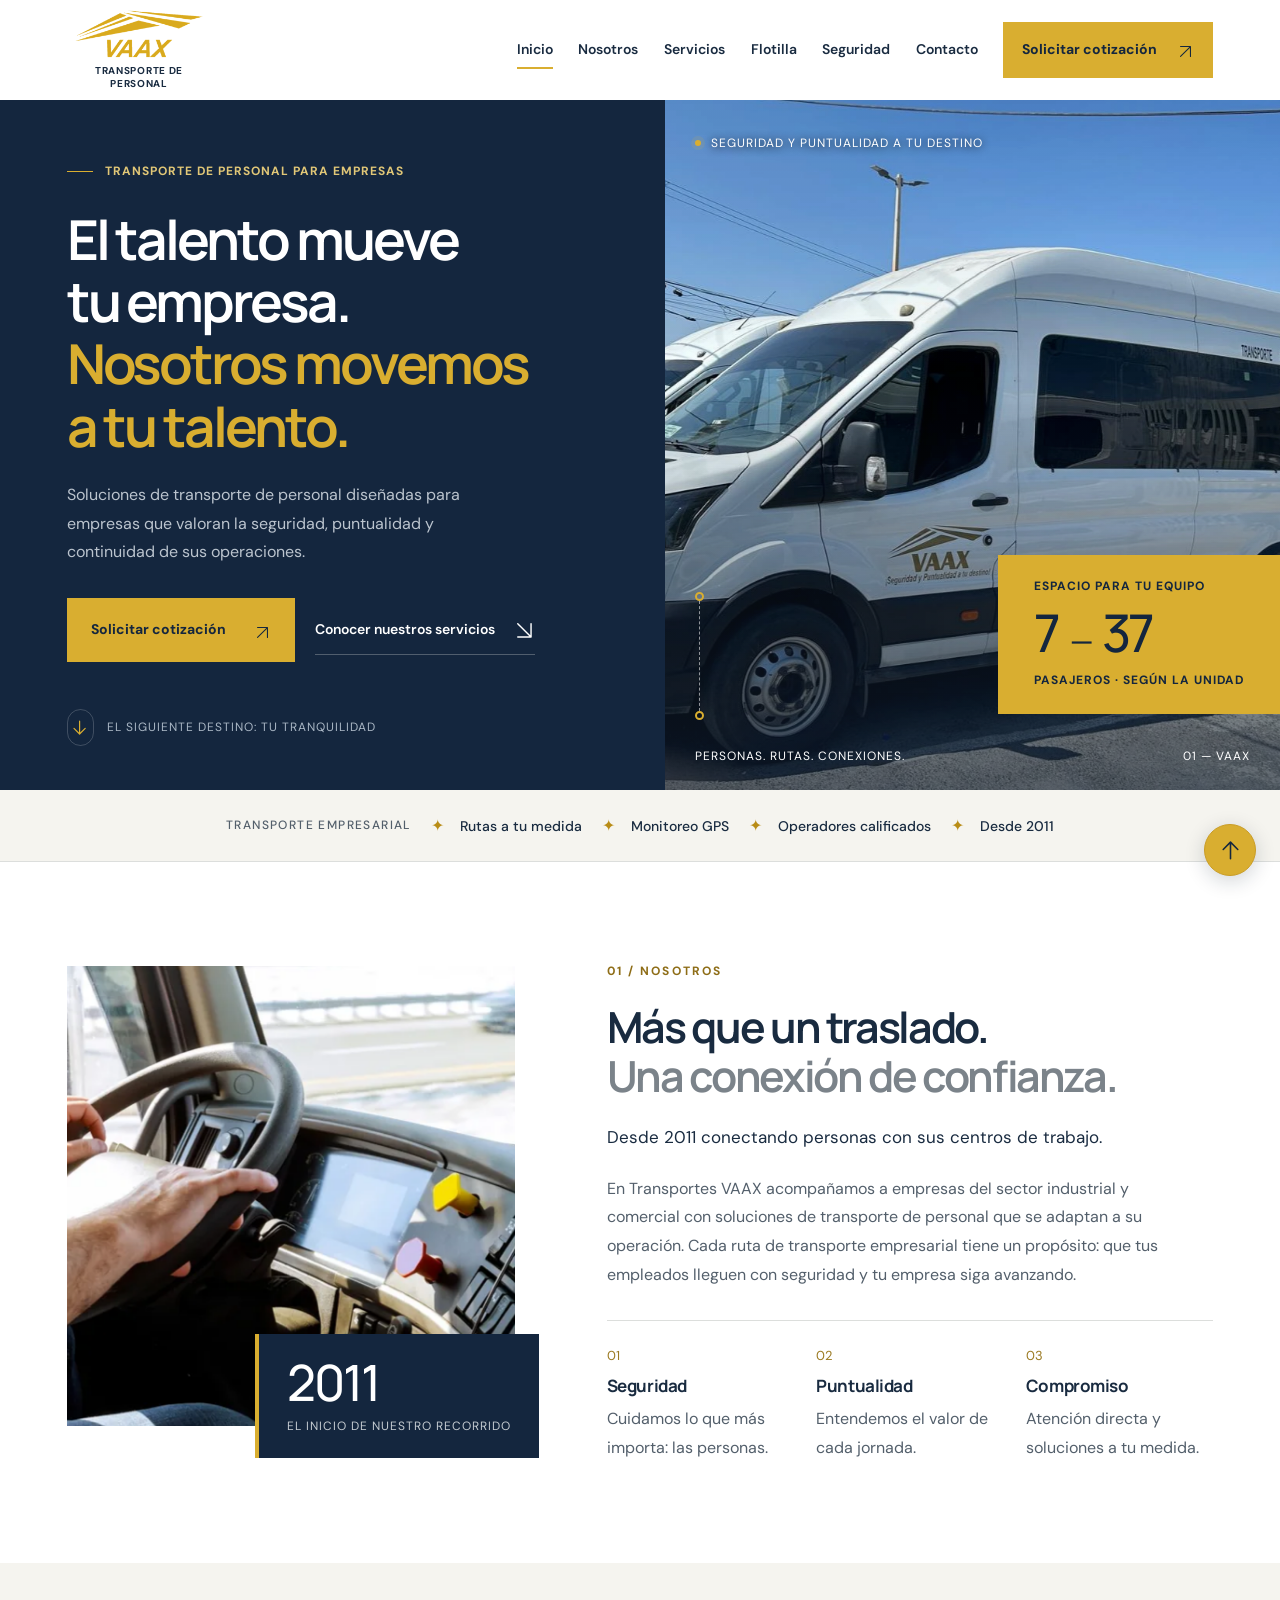
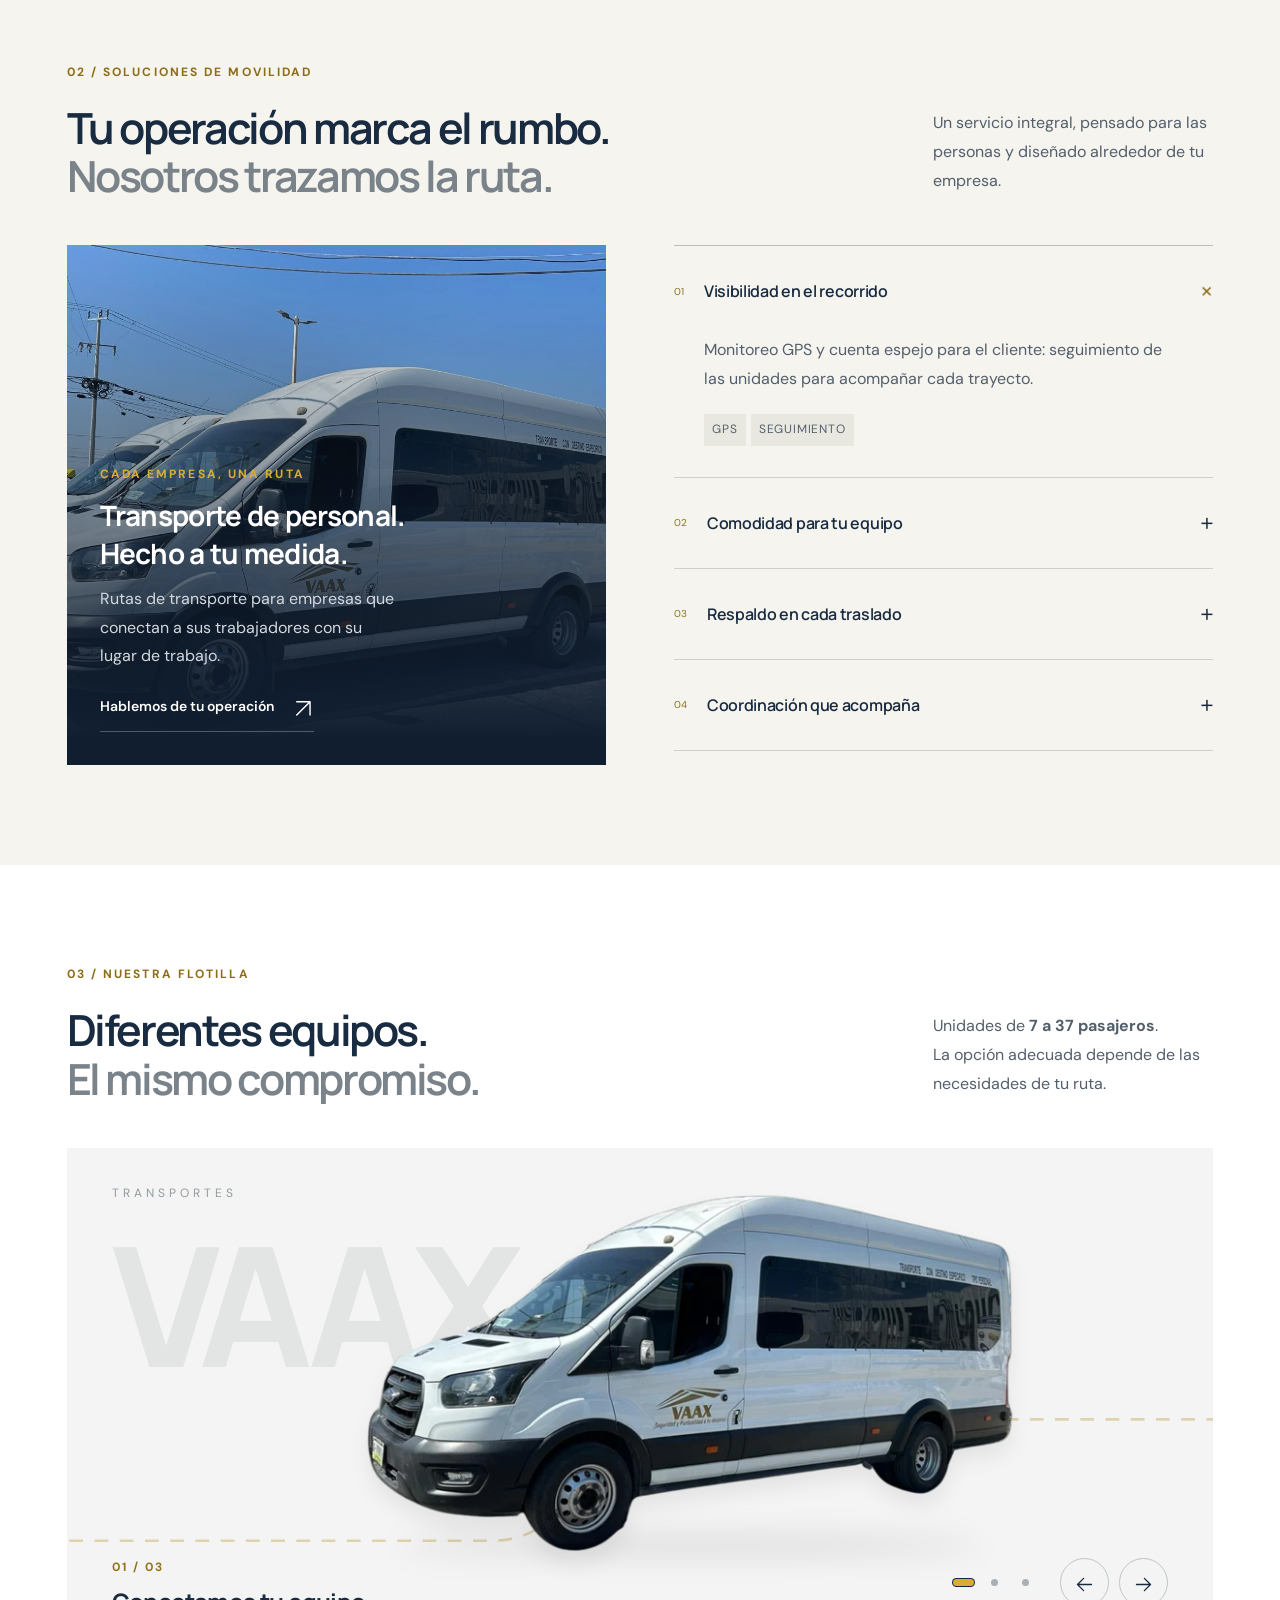
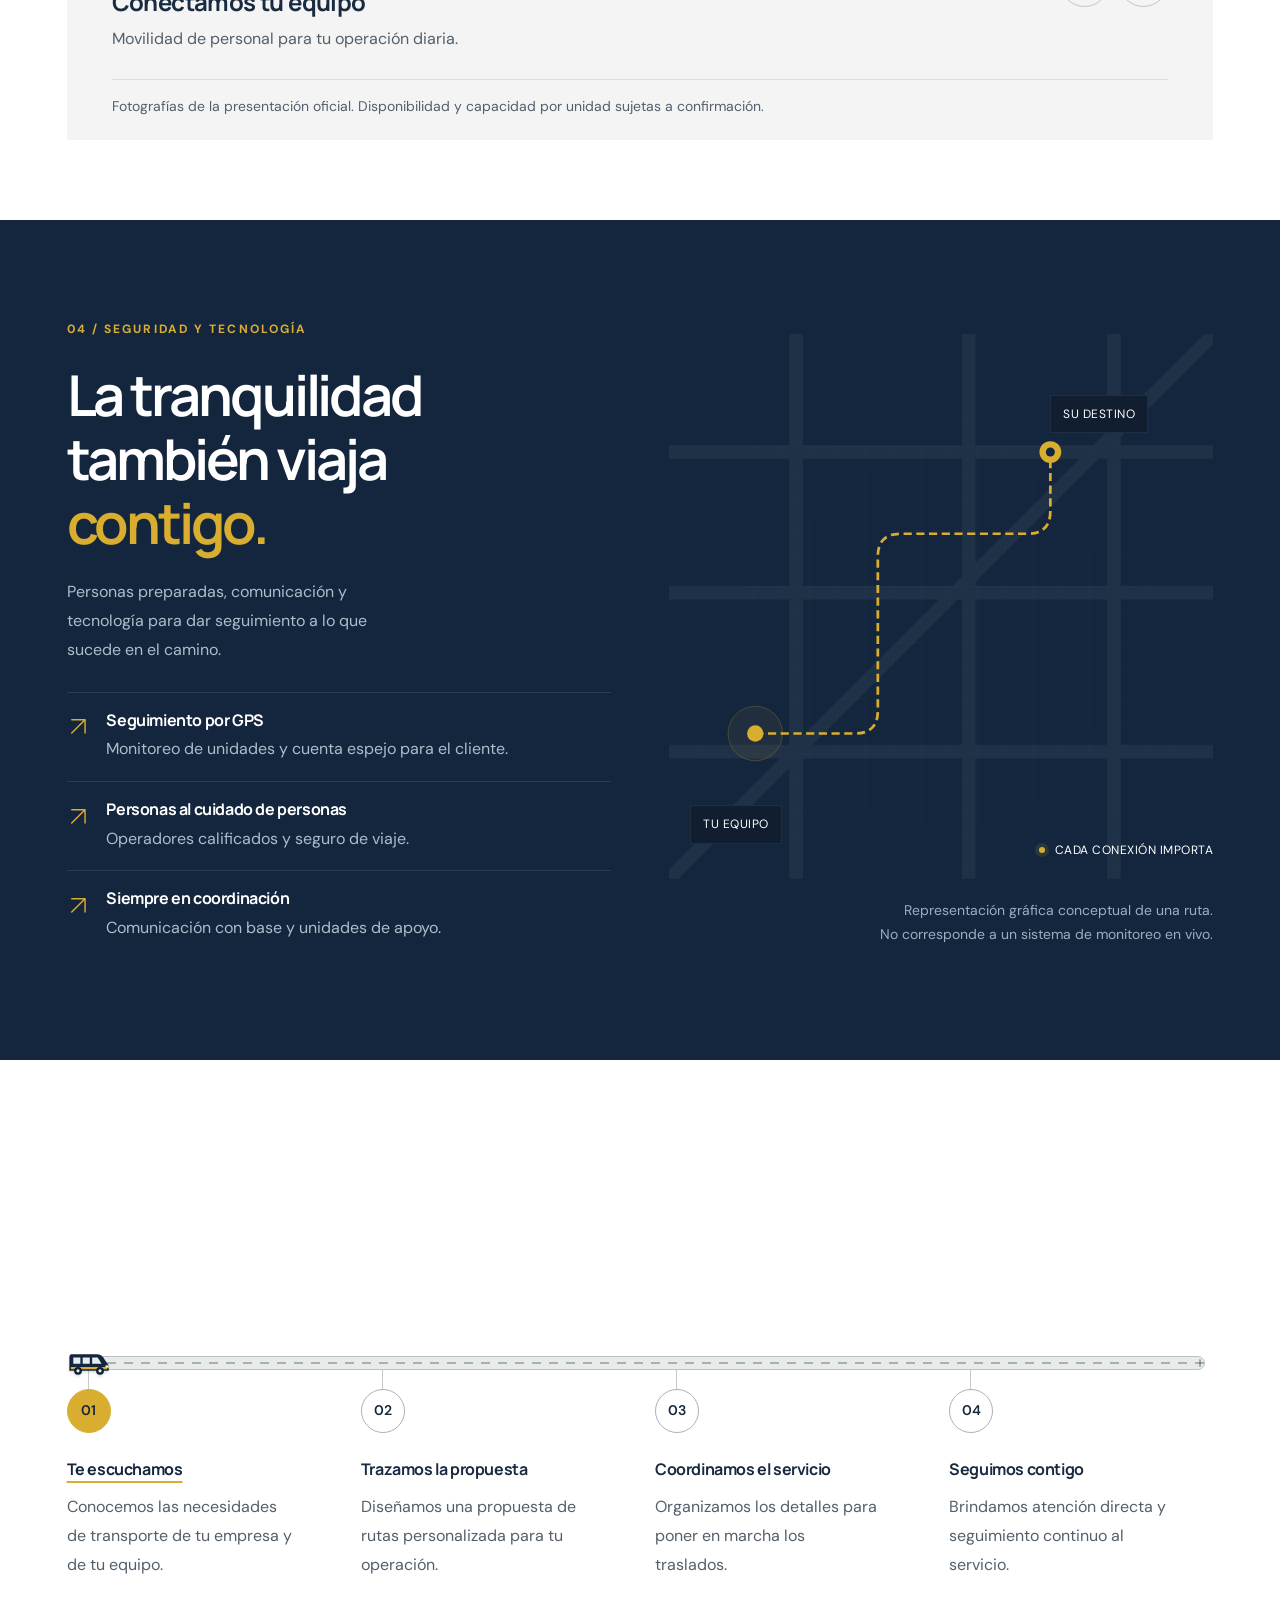
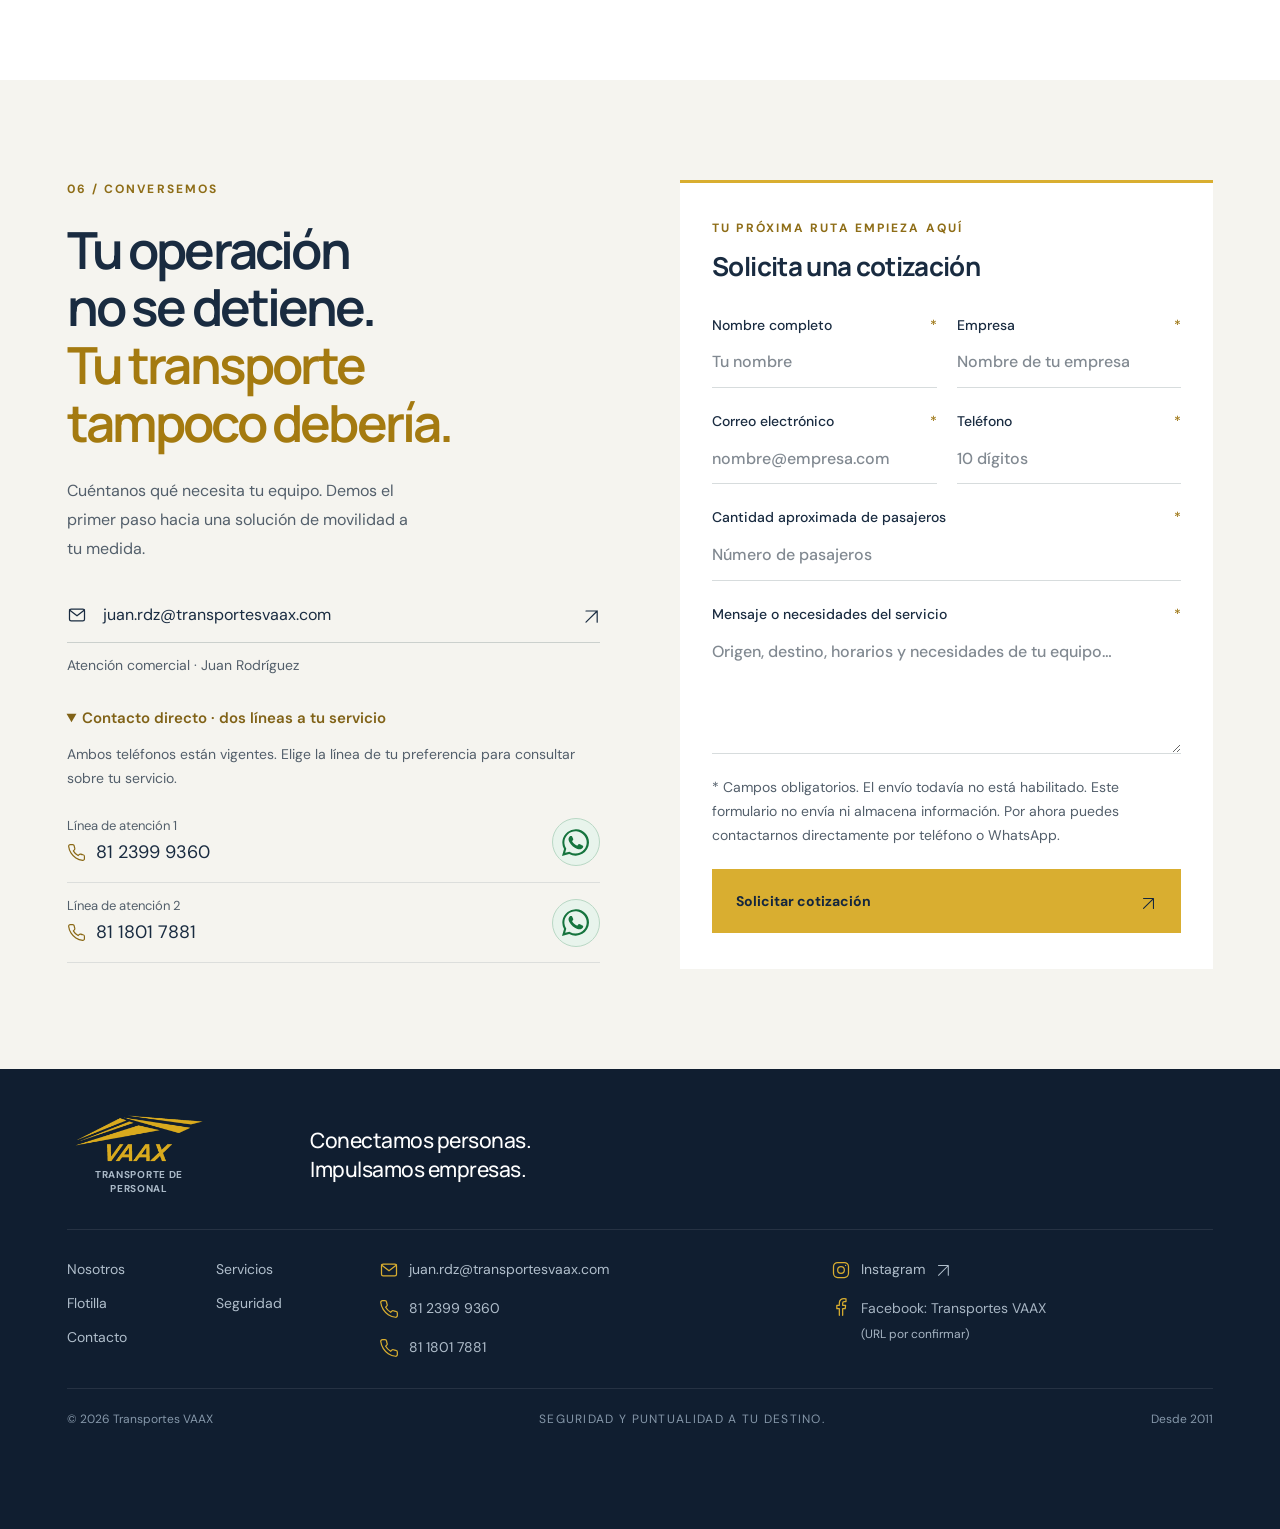
<file: transportes-vaax/index.html>
<!doctype html>
<html lang="es-MX">
<head>
<meta charset="utf-8"><meta name="viewport" content="width=device-width, initial-scale=1">
<meta name="theme-color" content="#14263e">
<title>Transporte de personal para empresas | Transportes VAAX</title>
<meta name="description" content="Transporte de personal industrial y comercial desde 2011. Rutas a medida, monitoreo GPS y unidades de 7 a 37 pasajeros. Cotiza con Transportes VAAX.">

<meta name="robots" content="index, follow, max-image-preview:large">
<meta property="og:type" content="website">
<meta property="og:locale" content="es_MX">
<meta property="og:site_name" content="Transportes VAAX">
<meta property="og:title" content="Transporte de personal para empresas | Transportes VAAX">
<meta property="og:description" content="Transporte de personal industrial y comercial desde 2011. Rutas a medida, monitoreo GPS y unidades de 7 a 37 pasajeros. Cotiza con Transportes VAAX.">
<meta name="twitter:card" content="summary_large_image">
<meta name="twitter:title" content="Transporte de personal para empresas | Transportes VAAX">
<meta name="twitter:description" content="Transporte de personal industrial y comercial desde 2011. Rutas a medida, monitoreo GPS y unidades de 7 a 37 pasajeros. Cotiza con Transportes VAAX.">
<!-- SEO:PUBLIC_URL:START -->
<link rel="canonical" href="https://transportesvaax.com/">
<meta property="og:url" content="https://transportesvaax.com/">
<meta property="og:image" content="https://transportesvaax.com/assets/images/vaax-social.jpg">
<meta property="og:image:type" content="image/jpeg">
<meta property="og:image:width" content="1280">
<meta property="og:image:height" content="960">
<meta property="og:image:alt" content="Unidad de transporte de personal de Transportes VAAX">
<meta name="twitter:image" content="https://transportesvaax.com/assets/images/vaax-social.jpg">
<meta name="twitter:image:alt" content="Unidad de transporte de personal de Transportes VAAX">
<!-- SEO:PUBLIC_URL:END -->
<link rel="preload" href="assets/fonts/manrope.woff2" as="font" type="font/woff2" crossorigin>
<link rel="preload" href="assets/fonts/dm-sans.woff2" as="font" type="font/woff2" crossorigin>
<link rel="icon" href="assets/icons/favicon.svg" type="image/svg+xml">
<link rel="stylesheet" href="css/styles.css"><noscript><style>@media(max-width:1100px){.header{position:relative;height:auto;flex-wrap:wrap;padding-top:15px;padding-bottom:15px}.menu-toggle{display:none}.nav{position:static;display:flex;flex-wrap:wrap;box-shadow:none;padding:0;gap:12px}.nav>a:not(.button){font-size:12px;padding:5px}.nav-cta{margin:0}}</style></noscript><script src="js/main.js" defer></script>
<script type="application/ld+json" id="organization-schema">{"@context": "https://schema.org", "@type": "Organization", "name": "Transportes VAAX", "description": "Servicio de transporte de personal para empresas industriales y comerciales, con rutas personalizadas y monitoreo GPS.", "foundingDate": "2011", "email": "juan.rdz@transportesvaax.com", "telephone": ["+528123999360", "+528118017881"], "sameAs": ["https://www.instagram.com/transportes.vaax/"], "@id": "https://transportesvaax.com/#organization", "url": "https://transportesvaax.com/", "logo": "https://transportesvaax.com/assets/logo/vaax.png"}</script>
</head>
<body>
<a class="skip-link" href="#contenido">Saltar al contenido</a>
<div class="scroll-progress" aria-hidden="true"></div>
<header class="header" id="cabecera">
<a class="brand" href="#inicio" aria-label="Transportes VAAX, inicio"><img src="assets/logo/vaax.png" alt="VAAX" width="480" height="184"><span>TRANSPORTE DE PERSONAL</span></a>
<button class="menu-toggle" aria-label="Abrir menú" aria-expanded="false" aria-controls="menu"><span></span><span></span></button>
<nav class="nav" id="menu" aria-label="Navegación principal"><a href="#inicio">Inicio</a><a href="#nosotros">Nosotros</a><a href="#servicios">Servicios</a><a href="#flotilla">Flotilla</a><a href="#seguridad">Seguridad</a><a href="#contacto">Contacto</a><a class="button button-gold nav-cta" id="cta-header-quote" data-vaax-interaction="quote_click" href="#contacto">Solicitar cotización <span aria-hidden="true"><svg class="icon" viewBox="0 0 24 24" aria-hidden="true"><path d="M5 19 19 5M5 5h14v14"/></svg></span></a></nav>
</header>
<main id="contenido">
<section class="hero" id="inicio" aria-labelledby="hero-title">
<div class="hero-copy"><p class="eyebrow"><span class="small-line"></span> TRANSPORTE DE PERSONAL PARA EMPRESAS</p><h1 id="hero-title">El talento mueve<br>tu empresa.<br><em>Nosotros movemos<br>a tu talento.</em></h1><p class="hero-description">Soluciones de transporte de personal diseñadas para empresas que valoran la seguridad, puntualidad y continuidad de sus operaciones.</p><div class="hero-actions"><a class="button button-gold" id="cta-hero-quote" data-vaax-interaction="quote_click" href="#contacto">Solicitar cotización <span aria-hidden="true"><svg class="icon" viewBox="0 0 24 24" aria-hidden="true"><path d="M5 19 19 5M5 5h14v14"/></svg></span></a><a class="text-link" href="#servicios">Conocer nuestros servicios <span aria-hidden="true"><svg class="icon" viewBox="0 0 24 24" aria-hidden="true"><path d="M5 5l14 14M5 19h14V5"/></svg></span></a></div><a class="scroll-cue" href="#nosotros"><span aria-hidden="true"><svg class="icon" viewBox="0 0 24 24" aria-hidden="true"><path d="M12 4v16M5 13l7 7 7-7"/></svg></span> EL SIGUIENTE DESTINO: TU TRANQUILIDAD</a></div>
<div class="hero-visual"><img class="hero-photo" src="assets/images/unidad-vaax.webp" srcset="assets/images/unidad-vaax-768.webp 768w, assets/images/unidad-vaax.webp 1280w" sizes="(max-width:580px) 135vw, 80vw" alt="Unidad blanca de transporte de personal con el logotipo de VAAX" fetchpriority="high" width="1280" height="960"><div class="photo-shade"></div><div class="image-caption"><span class="live-dot"></span> SEGURIDAD Y PUNTUALIDAD A TU DESTINO</div><div class="hero-route" aria-hidden="true"><span></span><i></i><span></span></div><div class="hero-photo-bottom"><span>PERSONAS. RUTAS. CONEXIONES.</span><span>01 — VAAX</span></div><div class="capacity"><span>ESPACIO PARA TU EQUIPO</span><strong>7 <i>—</i> 37</strong><small>PASAJEROS · SEGÚN LA UNIDAD</small></div></div>
</section>
<div class="promise-strip"><span>TRANSPORTE EMPRESARIAL</span><span><b aria-hidden="true">✦</b> Rutas a tu medida</span><span><b aria-hidden="true">✦</b> Monitoreo GPS</span><span><b aria-hidden="true">✦</b> Operadores calificados</span><span><b aria-hidden="true">✦</b> Desde 2011</span></div>
<section class="section about" id="nosotros" aria-labelledby="about-title"><div class="about-image reveal"><div class="photo-window"><img src="assets/images/conduccion.webp" srcset="assets/images/conduccion-800.webp 800w, assets/images/conduccion.webp 1800w" sizes="(max-width:800px) 100vw, 42vw" alt="Detalle de conducción incluido en la presentación corporativa de VAAX" width="1200" height="800" loading="lazy"></div><div class="year-stamp"><strong>2011</strong><span>EL INICIO DE NUESTRO RECORRIDO</span></div></div><div class="about-copy reveal"><p class="eyebrow">01 / NOSOTROS</p><h2 id="about-title">Más que un traslado.<br><span>Una conexión de confianza.</span></h2><p class="lead">Desde 2011 conectando personas con sus centros de trabajo.</p><p>En Transportes VAAX acompañamos a empresas del sector industrial y comercial con soluciones de transporte de personal que se adaptan a su operación. Cada ruta de transporte empresarial tiene un propósito: que tus empleados lleguen con seguridad y tu empresa siga avanzando.</p><div class="values"><div><span>01</span><h3>Seguridad</h3><p>Cuidamos lo que más importa: las personas.</p></div><div><span>02</span><h3>Puntualidad</h3><p>Entendemos el valor de cada jornada.</p></div><div><span>03</span><h3>Compromiso</h3><p>Atención directa y soluciones a tu medida.</p></div></div></div></section>
<section class="section services" id="servicios" aria-labelledby="services-title"><div class="section-heading reveal"><div><p class="eyebrow">02 / SOLUCIONES DE MOVILIDAD</p><h2 id="services-title">Tu operación marca el rumbo.<br><span>Nosotros trazamos la ruta.</span></h2></div><p>Un servicio integral, pensado para las personas y diseñado alrededor de tu empresa.</p></div><div class="service-layout"><div class="service-feature reveal"><img src="assets/images/unidad-vaax.webp" alt="Unidad de VAAX para transporte empresarial" loading="lazy" width="1280" height="960"><div><p class="eyebrow">CADA EMPRESA, UNA RUTA</p><h3>Transporte de personal.<br>Hecho a tu medida.</h3><p>Rutas de transporte para empresas que conectan a sus trabajadores con su lugar de trabajo.</p><a class="text-link" id="cta-services-quote" data-vaax-interaction="quote_click" href="#contacto">Hablemos de tu operación <span aria-hidden="true"><svg class="icon" viewBox="0 0 24 24" aria-hidden="true"><path d="M5 19 19 5M5 5h14v14"/></svg></span></a></div></div><div class="service-accordions reveal"><details name="servicios" open><summary><span class="service-number">01</span><span>Visibilidad en el recorrido</span><b aria-hidden="true">+</b></summary><div class="details-content"><p>Monitoreo GPS y cuenta espejo para el cliente: seguimiento de las unidades para acompañar cada trayecto.</p><span class="tag">GPS</span><span class="tag">SEGUIMIENTO</span></div></details><details name="servicios"><summary><span class="service-number">02</span><span>Comodidad para tu equipo</span><b aria-hidden="true">+</b></summary><div class="details-content"><p>Unidades climatizadas, asientos cómodos y sanitización. El bienestar de las personas también es parte del camino.</p><span class="tag">CLIMATIZACIÓN</span><span class="tag">SANITIZACIÓN</span></div></details><details name="servicios"><summary><span class="service-number">03</span><span>Respaldo en cada traslado</span><b aria-hidden="true">+</b></summary><div class="details-content"><p>Operadores calificados y responsables, seguro de viaje y puntos previamente autorizados y monitoreados.</p><span class="tag">SEGURO DE VIAJE</span><span class="tag">OPERADORES CALIFICADOS</span></div></details><details name="servicios"><summary><span class="service-number">04</span><span>Coordinación que acompaña</span><b aria-hidden="true">+</b></summary><div class="details-content"><p>Comunicación entre las unidades, la base y las unidades de apoyo, con atención directa y seguimiento continuo.</p><span class="tag">COMUNICACIÓN OPERATIVA</span></div></details></div></div></section>
<section class="fleet section" id="flotilla" aria-labelledby="fleet-title"><div class="section-heading reveal"><div><p class="eyebrow">03 / NUESTRA FLOTILLA</p><h2 id="fleet-title">Diferentes equipos.<br><span>El mismo compromiso.</span></h2></div><p>Unidades de <strong>7 a 37 pasajeros</strong>.<br>La opción adecuada depende de las necesidades de tu ruta.</p></div><div class="fleet-stage reveal" role="region" aria-roledescription="carrusel" aria-label="Fotografías de unidades VAAX"><div class="fleet-label"><span>TRANSPORTES</span><strong>VAAX</strong></div><div class="fleet-road" aria-hidden="true"><svg viewBox="0 0 1000 140" preserveAspectRatio="none"><path d="M-20 110H370Q420 110 450 75T530 40H1020"/></svg></div><div class="fleet-image-wrap"><img id="fleet-image" src="assets/images/flotilla-2.webp" alt="Vista lateral de una unidad de transporte de personal VAAX" width="900" height="650" loading="lazy"></div><div class="fleet-bottom"><div aria-live="polite" aria-atomic="true"><p class="eyebrow" id="fleet-count">01 / 03</p><h3 id="fleet-name">Conectamos tu equipo</h3><p id="fleet-description">Movilidad de personal para tu operación diaria.</p></div><div class="fleet-controls"><div class="fleet-dots" role="group" aria-label="Elegir fotografía de la flotilla"><button type="button" class="fleet-dot" data-slide="0" aria-label="Ver fotografía 1 de 3" aria-current="true"><span></span></button><button type="button" class="fleet-dot" data-slide="1" aria-label="Ver fotografía 2 de 3"><span></span></button><button type="button" class="fleet-dot" data-slide="2" aria-label="Ver fotografía 3 de 3"><span></span></button></div><button class="circle-button" id="fleet-prev" aria-label="Ver unidad anterior"><svg class="icon" viewBox="0 0 24 24" aria-hidden="true"><path d="M20 12H4M11 5l-7 7 7 7"/></svg></button><button class="circle-button" id="fleet-next" aria-label="Ver siguiente unidad"><svg class="icon" viewBox="0 0 24 24" aria-hidden="true"><path d="M4 12h16M13 5l7 7-7 7"/></svg></button></div></div><p class="fleet-note">Fotografías de la presentación oficial. Disponibilidad y capacidad por unidad sujetas a confirmación.</p></div></section>
<section class="security section" id="seguridad" aria-labelledby="security-title"><div class="security-copy reveal"><p class="eyebrow">04 / SEGURIDAD Y TECNOLOGÍA</p><h2 id="security-title">La tranquilidad<br>también viaja<br><em>contigo.</em></h2><p>Personas preparadas, comunicación y tecnología para dar seguimiento a lo que sucede en el camino.</p><ul class="security-list"><li><span aria-hidden="true"><svg class="icon" viewBox="0 0 24 24" aria-hidden="true"><path d="M5 19 19 5M5 5h14v14"/></svg></span><div><h3>Seguimiento por GPS</h3><p>Monitoreo de unidades y cuenta espejo para el cliente.</p></div></li><li><span aria-hidden="true"><svg class="icon" viewBox="0 0 24 24" aria-hidden="true"><path d="M5 19 19 5M5 5h14v14"/></svg></span><div><h3>Personas al cuidado de personas</h3><p>Operadores calificados y seguro de viaje.</p></div></li><li><span aria-hidden="true"><svg class="icon" viewBox="0 0 24 24" aria-hidden="true"><path d="M5 19 19 5M5 5h14v14"/></svg></span><div><h3>Siempre en coordinación</h3><p>Comunicación con base y unidades de apoyo.</p></div></li></ul></div><div class="route-art reveal"><div class="map-grid" aria-hidden="true"></div><svg viewBox="0 0 600 600" aria-hidden="true"><path class="map-street" d="M0 130H600M0 285H600M0 460H600M140 0V600M330 0V600M490 0V600M0 600L600 0"/><path class="route-line" d="M95 440H205Q230 440 230 415V245Q230 220 255 220H395Q420 220 420 195V130"/><circle class="route-halo" cx="95" cy="440" r="30"/><circle cx="95" cy="440" r="9" fill="#d9ae30"/><circle cx="420" cy="130" r="12" fill="#d9ae30"/><circle cx="420" cy="130" r="5" fill="#14263e"/></svg><span class="map-label start-label">TU EQUIPO</span><span class="map-label end-label">SU DESTINO</span><div class="map-caption"><span class="live-dot"></span> CADA CONEXIÓN IMPORTA</div><p class="map-disclaimer">Representación gráfica conceptual de una ruta.<br>No corresponde a un sistema de monitoreo en vivo.</p></div></section>
<section class="section process" aria-labelledby="process-title"><div class="section-heading reveal"><div><p class="eyebrow">05 / ASÍ AVANZAMOS JUNTOS</p><h2 id="process-title">De tu necesidad<br><span>a una ruta en marcha.</span></h2></div><p>Una forma sencilla de entender cómo podemos acompañar a tu empresa.</p></div><div class="process-journey"><div class="process-road" aria-hidden="true"><div class="process-progress"></div></div><div class="process-vehicle" aria-hidden="true"><svg xmlns="http://www.w3.org/2000/svg" viewBox="0 0 56 32" class="process-bus-art" aria-hidden="true"><path d="M5 5h34c4 0 7 3 9 7l5 7v7H3V9a4 4 0 0 1 2-4Z" fill="#14263e"/><path d="M8 9h9v8H8zm12 0h9v8h-9zm12 0h7l5 8H32Z" fill="#e6edf2"/><path d="M5 21h46v3H5Z" fill="#d9ae30"/><path d="M49 19h4v3h-4" fill="#fff1b5"/><circle cx="14" cy="26" r="5" fill="#101e30"/><circle cx="14" cy="26" r="2" fill="#e6edf2"/><circle cx="42" cy="26" r="5" fill="#101e30"/><circle cx="42" cy="26" r="2" fill="#e6edf2"/></svg></div><ol class="process-steps"><li class="reveal"><button class="process-stop" type="button" id="process-stop-01" aria-pressed="true" aria-label="Paso 01: Te escuchamos" disabled><span>01</span></button><h3>Te escuchamos</h3><p>Conocemos las necesidades de transporte de tu empresa y de tu equipo.</p></li><li class="reveal"><button class="process-stop" type="button" id="process-stop-02" aria-pressed="false" aria-label="Paso 02: Trazamos la propuesta" disabled><span>02</span></button><h3>Trazamos la propuesta</h3><p>Diseñamos una propuesta de rutas personalizada para tu operación.</p></li><li class="reveal"><button class="process-stop" type="button" id="process-stop-03" aria-pressed="false" aria-label="Paso 03: Coordinamos el servicio" disabled><span>03</span></button><h3>Coordinamos el servicio</h3><p>Organizamos los detalles para poner en marcha los traslados.</p></li><li class="reveal"><button class="process-stop" type="button" id="process-stop-04" aria-pressed="false" aria-label="Paso 04: Seguimos contigo" disabled><span>04</span></button><h3>Seguimos contigo</h3><p>Brindamos atención directa y seguimiento continuo al servicio.</p></li></ol><p class="sr-only" id="process-status" role="status"></p></div></section>
<section class="contact section" id="contacto" aria-labelledby="contact-title"><div class="contact-copy reveal"><p class="eyebrow">06 / CONVERSEMOS</p><h2 id="contact-title">Tu operación<br>no se detiene.<br><em>Tu transporte<br>tampoco debería.</em></h2><p>Cuéntanos qué necesita tu equipo. Demos el primer paso hacia una solución de movilidad a tu medida.</p><a class="contact-email" id="cta-email-1" data-vaax-interaction="email_click" href="mailto:juan.rdz@transportesvaax.com"><svg xmlns="http://www.w3.org/2000/svg" class="icon contact-icon" viewBox="0 0 24 24" fill="none" stroke="currentColor" stroke-width="1.7" stroke-linecap="round" stroke-linejoin="round" aria-hidden="true"><rect x="3" y="5" width="18" height="14" rx="2"/><path d="m3 6 9 7 9-7"/></svg><span class="email-address">juan.rdz@transportesvaax.com</span> <span aria-hidden="true"><svg class="icon" viewBox="0 0 24 24" aria-hidden="true"><path d="M5 19 19 5M5 5h14v14"/></svg></span></a><p class="contact-person">Atención comercial · Juan Rodríguez</p><details class="phone-details" open><summary>Contacto directo · dos líneas a tu servicio</summary><p>Ambos teléfonos están vigentes. Elige la línea de tu preferencia para consultar sobre tu servicio.</p><div class="phone-row"><div><span>Línea de atención 1</span><a id="cta-phone-1" data-vaax-interaction="phone_click" href="tel:+528123999360"><svg xmlns="http://www.w3.org/2000/svg" class="icon contact-icon" viewBox="0 0 24 24" fill="none" stroke="currentColor" stroke-width="1.7" stroke-linecap="round" stroke-linejoin="round" aria-hidden="true"><path d="M22 16.9v3a2 2 0 0 1-2.2 2 19.8 19.8 0 0 1-8.6-3.1 19.5 19.5 0 0 1-6-6A19.8 19.8 0 0 1 2.1 4.2 2 2 0 0 1 4.1 2h3a2 2 0 0 1 2 1.7c.1 1 .3 1.9.7 2.8a2 2 0 0 1-.5 2.1L8 9.9a16 16 0 0 0 6 6l1.3-1.3a2 2 0 0 1 2.1-.5c.9.4 1.8.6 2.8.7a2 2 0 0 1 1.8 2.1Z"/></svg><span>81 2399 9360</span></a></div><a class="whatsapp-link" aria-label="Abrir WhatsApp al 81 2399 9360" title="WhatsApp: 81 2399 9360" target="_blank" rel="noopener noreferrer" id="cta-whatsapp-1" data-vaax-interaction="whatsapp_click" href="https://wa.me/528123999360?text=Hola%2C%20quisiera%20solicitar%20una%20cotizaci%C3%B3n%20de%20transporte%20de%20personal%20para%20mi%20empresa."><svg class="whatsapp-icon" viewBox="0 0 24 24" aria-hidden="true"><path d="M20.5 3.5A11.9 11.9 0 0 0 1.8 17.8L0 24l6.4-1.7A12 12 0 0 0 24 11.9c0-3.2-1.2-6.2-3.5-8.4ZM12 21.8a9.8 9.8 0 0 1-5-1.4l-.4-.2-3.8 1 1-3.7-.2-.4A9.9 9.9 0 1 1 12 21.8Zm5.5-7.4c-.3-.2-1.8-.9-2.1-1-.3-.1-.5-.2-.7.2l-.9 1c-.2.2-.3.2-.6.1a8.1 8.1 0 0 1-2.4-1.5 9 9 0 0 1-1.7-2.1c-.2-.3 0-.5.1-.6l.5-.6.3-.5c.1-.2 0-.4 0-.6L9 6.7c-.2-.5-.5-.5-.7-.5h-.6c-.2 0-.5.1-.8.4-.3.3-1.1 1.1-1.1 2.6 0 1.6 1.2 3 1.3 3.2.2.2 2.3 3.5 5.6 4.9.8.3 1.4.5 1.8.6.8.2 1.5.2 2.1.1.6-.1 1.8-.8 2-1.5.3-.7.3-1.3.2-1.5-.1-.1-.3-.2-.6-.4Z"/></svg></a></div><div class="phone-row"><div><span>Línea de atención 2</span><a id="cta-phone-2" data-vaax-interaction="phone_click" href="tel:+528118017881"><svg xmlns="http://www.w3.org/2000/svg" class="icon contact-icon" viewBox="0 0 24 24" fill="none" stroke="currentColor" stroke-width="1.7" stroke-linecap="round" stroke-linejoin="round" aria-hidden="true"><path d="M22 16.9v3a2 2 0 0 1-2.2 2 19.8 19.8 0 0 1-8.6-3.1 19.5 19.5 0 0 1-6-6A19.8 19.8 0 0 1 2.1 4.2 2 2 0 0 1 4.1 2h3a2 2 0 0 1 2 1.7c.1 1 .3 1.9.7 2.8a2 2 0 0 1-.5 2.1L8 9.9a16 16 0 0 0 6 6l1.3-1.3a2 2 0 0 1 2.1-.5c.9.4 1.8.6 2.8.7a2 2 0 0 1 1.8 2.1Z"/></svg><span>81 1801 7881</span></a></div><a class="whatsapp-link" aria-label="Abrir WhatsApp al 81 1801 7881" title="WhatsApp: 81 1801 7881" target="_blank" rel="noopener noreferrer" id="cta-whatsapp-2" data-vaax-interaction="whatsapp_click" href="https://wa.me/528118017881?text=Hola%2C%20quisiera%20solicitar%20una%20cotizaci%C3%B3n%20de%20transporte%20de%20personal%20para%20mi%20empresa."><svg class="whatsapp-icon" viewBox="0 0 24 24" aria-hidden="true"><path d="M20.5 3.5A11.9 11.9 0 0 0 1.8 17.8L0 24l6.4-1.7A12 12 0 0 0 24 11.9c0-3.2-1.2-6.2-3.5-8.4ZM12 21.8a9.8 9.8 0 0 1-5-1.4l-.4-.2-3.8 1 1-3.7-.2-.4A9.9 9.9 0 1 1 12 21.8Zm5.5-7.4c-.3-.2-1.8-.9-2.1-1-.3-.1-.5-.2-.7.2l-.9 1c-.2.2-.3.2-.6.1a8.1 8.1 0 0 1-2.4-1.5 9 9 0 0 1-1.7-2.1c-.2-.3 0-.5.1-.6l.5-.6.3-.5c.1-.2 0-.4 0-.6L9 6.7c-.2-.5-.5-.5-.7-.5h-.6c-.2 0-.5.1-.8.4-.3.3-1.1 1.1-1.1 2.6 0 1.6 1.2 3 1.3 3.2.2.2 2.3 3.5 5.6 4.9.8.3 1.4.5 1.8.6.8.2 1.5.2 2.1.1.6-.1 1.8-.8 2-1.5.3-.7.3-1.3.2-1.5-.1-.1-.3-.2-.6-.4Z"/></svg></a></div></details></div><form class="quote-form reveal" id="quote-form" data-backend-connected="false" method="post" action="#" aria-describedby="form-note"><p class="eyebrow">TU PRÓXIMA RUTA EMPIEZA AQUÍ</p><h3>Solicita una cotización</h3><div class="form-grid"><label for="nombre">Nombre completo <span>*</span><input autocomplete="name" name="nombre" id="nombre" required maxlength="100" placeholder="Tu nombre"></label><label for="empresa">Empresa <span>*</span><input autocomplete="organization" name="empresa" id="empresa" required maxlength="150" placeholder="Nombre de tu empresa"></label><label for="correo">Correo electrónico <span>*</span><input type="email" autocomplete="email" name="correo" id="correo" required maxlength="200" placeholder="nombre@empresa.com"></label><label for="telefono">Teléfono <span>*</span><input type="tel" autocomplete="tel" name="telefono" id="telefono" required maxlength="30" placeholder="10 dígitos"></label><label class="full-width" for="pasajeros">Cantidad aproximada de pasajeros <span>*</span><input type="number" name="pasajeros" id="pasajeros" required min="1" max="100000" step="1" placeholder="Número de pasajeros"></label><label class="full-width" for="mensaje">Mensaje o necesidades del servicio <span>*</span><textarea name="mensaje" id="mensaje" required maxlength="2000" rows="4" placeholder="Origen, destino, horarios y necesidades de tu equipo…"></textarea></label></div><p class="form-note" id="form-note">* Campos obligatorios. El envío todavía no está habilitado. Este formulario no envía ni almacena información. Por ahora puedes contactarnos directamente por teléfono o WhatsApp.</p><button class="button button-gold" type="submit" id="cta-form-submit" disabled>Solicitar cotización <span aria-hidden="true"><svg class="icon" viewBox="0 0 24 24" aria-hidden="true"><path d="M5 19 19 5M5 5h14v14"/></svg></span></button><p class="form-status" id="form-status" role="status"></p><noscript><p>El envío del formulario aún no está habilitado. Utiliza los teléfonos o enlaces de WhatsApp de esta sección.</p></noscript></form></section>
</main>
<footer class="footer"><div class="footer-top"><a class="brand" href="#inicio" aria-label="Volver al inicio"><img src="assets/logo/vaax.png" alt="VAAX" width="480" height="184"><span>TRANSPORTE DE PERSONAL</span></a><p>Conectamos personas.<br>Impulsamos empresas.</p></div><div class="footer-links"><nav aria-label="Navegación de pie de página"><a href="#nosotros">Nosotros</a><a href="#servicios">Servicios</a><a href="#flotilla">Flotilla</a><a href="#seguridad">Seguridad</a><a href="#contacto">Contacto</a></nav><div class="footer-contact" aria-label="Contacto directo"><a id="cta-email-2" data-vaax-interaction="email_click" href="mailto:juan.rdz@transportesvaax.com"><svg xmlns="http://www.w3.org/2000/svg" class="icon contact-icon" viewBox="0 0 24 24" fill="none" stroke="currentColor" stroke-width="1.7" stroke-linecap="round" stroke-linejoin="round" aria-hidden="true"><rect x="3" y="5" width="18" height="14" rx="2"/><path d="m3 6 9 7 9-7"/></svg><span>juan.rdz@transportesvaax.com</span></a><div class="footer-phone"><a id="cta-phone-3" data-vaax-interaction="phone_click" href="tel:+528123999360"><svg xmlns="http://www.w3.org/2000/svg" class="icon contact-icon" viewBox="0 0 24 24" fill="none" stroke="currentColor" stroke-width="1.7" stroke-linecap="round" stroke-linejoin="round" aria-hidden="true"><path d="M22 16.9v3a2 2 0 0 1-2.2 2 19.8 19.8 0 0 1-8.6-3.1 19.5 19.5 0 0 1-6-6A19.8 19.8 0 0 1 2.1 4.2 2 2 0 0 1 4.1 2h3a2 2 0 0 1 2 1.7c.1 1 .3 1.9.7 2.8a2 2 0 0 1-.5 2.1L8 9.9a16 16 0 0 0 6 6l1.3-1.3a2 2 0 0 1 2.1-.5c.9.4 1.8.6 2.8.7a2 2 0 0 1 1.8 2.1Z"/></svg><span>81 2399 9360</span></a></div><div class="footer-phone"><a id="cta-phone-4" data-vaax-interaction="phone_click" href="tel:+528118017881"><svg xmlns="http://www.w3.org/2000/svg" class="icon contact-icon" viewBox="0 0 24 24" fill="none" stroke="currentColor" stroke-width="1.7" stroke-linecap="round" stroke-linejoin="round" aria-hidden="true"><path d="M22 16.9v3a2 2 0 0 1-2.2 2 19.8 19.8 0 0 1-8.6-3.1 19.5 19.5 0 0 1-6-6A19.8 19.8 0 0 1 2.1 4.2 2 2 0 0 1 4.1 2h3a2 2 0 0 1 2 1.7c.1 1 .3 1.9.7 2.8a2 2 0 0 1-.5 2.1L8 9.9a16 16 0 0 0 6 6l1.3-1.3a2 2 0 0 1 2.1-.5c.9.4 1.8.6 2.8.7a2 2 0 0 1 1.8 2.1Z"/></svg><span>81 1801 7881</span></a></div></div><div class="footer-social"><a href="https://www.instagram.com/transportes.vaax/" target="_blank" rel="noopener noreferrer"><svg xmlns="http://www.w3.org/2000/svg" class="icon contact-icon" viewBox="0 0 24 24" fill="none" stroke="currentColor" stroke-width="1.7" stroke-linecap="round" stroke-linejoin="round" aria-hidden="true"><rect x="3" y="3" width="18" height="18" rx="5"/><circle cx="12" cy="12" r="4"/><path d="M17.5 6.5h.01"/></svg><span>Instagram</span> <svg class="icon" viewBox="0 0 24 24" aria-hidden="true"><path d="M5 19 19 5M5 5h14v14"/></svg></a><span class="social-unconfirmed"><svg xmlns="http://www.w3.org/2000/svg" class="icon contact-icon" viewBox="0 0 24 24" fill="none" stroke="currentColor" stroke-width="1.7" stroke-linecap="round" stroke-linejoin="round" aria-hidden="true"><path d="M14 22v-8h3l.5-4H14V7.5c0-1.2.4-2 2-2H18V2.2c-.8-.1-1.6-.2-2.4-.2C12.3 2 10 4 10 7.2V10H7v4h3v8"/></svg><span>Facebook: Transportes VAAX <small>(URL por confirmar)</small></span></span></div></div><div class="footer-bottom"><span>© <span id="year">2026</span> Transportes VAAX</span><span>SEGURIDAD Y PUNTUALIDAD A TU DESTINO.</span><span>Desde 2011</span></div></footer>
<a class="back-top" href="#inicio" aria-label="Volver al inicio" title="Volver al inicio"><svg class="icon" viewBox="0 0 24 24" aria-hidden="true"><path d="M12 20V4M5 11l7-7 7 7"/></svg></a>
</body></html>
</file>
<file: transportes-vaax/css/styles.css>
@font-face{font-family:Manrope;font-style:normal;font-weight:200 800;font-display:swap;src:url(../assets/fonts/manrope.woff2) format("woff2")}
@font-face{font-family:"DM Sans";font-style:normal;font-weight:100 1000;font-display:swap;src:url(../assets/fonts/dm-sans.woff2) format("woff2")}
:root{--navy:#14263e;--navy-deep:#101e30;--gold:#d9ae30;--ink:#192b40;--muted:#65707a;--cream:#f5f4ef;--line:#dcdedc;--white:#fff;--pad:clamp(24px,5.2vw,100px)}
*{box-sizing:border-box}html{scroll-behavior:smooth;scroll-padding-top:100px}body{margin:0;color:var(--ink);background:#fff;font-family:'DM Sans',Arial,sans-serif;font-size:16px;line-height:1.7}h1,h2,h3,p{margin:0}h1,h2,h3{font-family:Manrope,Arial,sans-serif}h1,h2{font-weight:650;letter-spacing:-.055em;line-height:1.13}h2{font-size:clamp(32px,3.35vw,54px)}h2 span{color:#7b838a}h3{line-height:1.35;letter-spacing:-.025em}a{color:inherit;text-decoration:none}button,input,textarea{font:inherit}button,a,input,textarea,summary{-webkit-tap-highlight-color:transparent}button{cursor:pointer}button:disabled{cursor:default}img{max-width:100%;display:block}button{color:inherit}a:focus-visible,button:focus-visible,summary:focus-visible,input:focus-visible,textarea:focus-visible{outline:3px solid #b78b13;outline-offset:5px}::selection{background:var(--gold);color:var(--navy)}.skip-link{position:fixed;top:-100px;left:20px;z-index:100;background:var(--gold);padding:10px 20px}.skip-link:focus{top:10px}.scroll-progress{position:fixed;left:0;top:0;height:3px;background:var(--gold);width:0;z-index:60}.header{position:sticky;top:0;z-index:50;height:100px;padding:0 var(--pad);display:flex;align-items:center;justify-content:space-between;background:#fff;gap:30px;transition:box-shadow .3s,height .3s}.header.scrolled{box-shadow:0 3px 25px #14263e0c;height:84px}.brand{display:flex;flex-direction:column;align-items:center;flex-shrink:0;width:145px}.brand img{width:128px;height:auto}.brand>span{font-size:12px;font-weight:700;letter-spacing:1.8px;margin-top:5px}.nav{display:flex;align-items:center;gap:clamp(16px,2vw,32px)}.nav>a:not(.button){font-size:16px;font-weight:600;position:relative}.nav>a:not(.button):after{content:'';position:absolute;bottom:-7px;left:0;width:0;height:2px;background:var(--gold);transition:width .2s}.nav>a:hover:after,.nav>a.active:after{width:100%}.button{display:inline-flex;align-items:center;justify-content:space-between;gap:28px;padding:17px 23px;font-size:16px;font-weight:700;line-height:1.4;border:1px solid transparent;transition:background .25s,transform .25s}.button span{font-size:20px;font-weight:400}.button-gold{background:var(--gold);color:var(--navy)}.button-gold:hover{background:#ebbf43;transform:translateY(-2px)}.nav-cta{padding:13px 18px;gap:20px}.menu-toggle{display:none}.hero{display:grid;grid-template-columns:1.08fr 1fr;background:var(--navy);color:#fff;min-height:690px}.hero-copy{padding:62px 28px 32px var(--pad);position:relative}.eyebrow{font-size:12px;letter-spacing:2.1px;font-weight:700;line-height:1.5}.hero .eyebrow{color:#e1c777;display:flex;align-items:center;gap:12px}.small-line{width:26px;height:1px;background:var(--gold)}h1{font-size:clamp(42px,4.3vw,72px);margin:28px 0 24px}em{font-style:normal;color:var(--gold)}.hero-description{max-width:410px;font-size:16px;color:#bbc4ce;line-height:1.9}.hero-actions{display:flex;align-items:center;gap:27px;margin-top:31px;flex-wrap:wrap}.text-link{font-size:12px;font-weight:600;display:inline-flex;align-items:center;gap:18px;border-bottom:1px solid #a0a7ae70;padding:8px 0;transition:gap .25s}.text-link:hover{gap:25px}.text-link span{font-size:19px}.scroll-cue{display:flex;align-items:center;gap:13px;font-size:12px;letter-spacing:1.7px;margin-top:47px;color:#aab7c5}.scroll-cue>span{display:grid;place-items:center;width:27px;height:37px;border:1px solid #ffffff30;border-radius:20px;font-size:16px;color:var(--gold)}.hero-visual{position:relative;min-width:0;overflow:hidden}.hero-photo{height:100%;width:100%;object-fit:cover;object-position:55% center;position:absolute;inset:0}.photo-shade{position:absolute;inset:0;background:linear-gradient(180deg,#14263e25 0%,transparent 40%,#101e30a8 100%)}.image-caption{position:absolute;top:33px;left:30px;right:20px;display:flex;align-items:center;gap:10px;color:#fff;font-size:12px;letter-spacing:1.4px;text-shadow:0 1px 8px #000}.live-dot{display:inline-block;width:6px;height:6px;flex-shrink:0;background:var(--gold);border-radius:50%;box-shadow:0 0 0 4px #d9ae3020}.hero-photo-bottom{position:absolute;bottom:24px;left:30px;right:30px;display:flex;justify-content:space-between;font-size:12px;letter-spacing:1px}.capacity{position:absolute;right:0;bottom:76px;padding:21px 36px 24px;background:var(--gold);color:var(--navy);min-width:225px}.capacity>span,.capacity small{display:block;font-size:12px;letter-spacing:1.2px;font-weight:700}.capacity strong{font:500 52px/1.4 Manrope,Arial,sans-serif;letter-spacing:-3px}.capacity i{font-size:30px;font-style:normal;padding:0 5px}.hero-route{position:absolute;bottom:70px;left:30px;display:flex;flex-direction:column;align-items:center}.hero-route>span{width:9px;height:9px;border:2px solid var(--gold);border-radius:50%}.hero-route>i{height:110px;border-left:1px dashed #ffffff8c}.promise-strip{display:flex;justify-content:space-between;gap:20px;align-items:center;padding:22px var(--pad);background:var(--cream);border-bottom:1px solid var(--line);font-size:12px;font-weight:500}.promise-strip>span:first-child{letter-spacing:1.4px;font-size:12px;color:var(--muted)}.promise-strip b{color:#b88c16;margin-right:12px;font-size:16px;font-weight:400}.section{padding:100px var(--pad)}.about{display:grid;grid-template-columns:.85fr 1.15fr;gap:8%;align-items:center}.about-image{position:relative;padding-bottom:32px}.about-image .photo-window>img{width:100%;height:460px;object-fit:cover;object-position:58% center}.year-stamp{position:absolute;right:-24px;bottom:0;background:var(--navy);padding:20px 28px;color:white;border-left:4px solid var(--gold)}.year-stamp strong{display:block;font:500 50px/1.15 Manrope,sans-serif;letter-spacing:-2px}.year-stamp span{font-size:12px;letter-spacing:1px;color:#c4cbd1}.about-copy>.eyebrow,.section-heading .eyebrow{color:#8e6d17;margin-bottom:23px}.about-copy>p:not(.eyebrow){color:var(--muted);font-size:16px;margin-top:22px;max-width:560px}.about-copy>.lead{font-size:17px!important;color:var(--ink)!important;line-height:1.6}.values{display:grid;grid-template-columns:repeat(3,1fr);gap:20px;border-top:1px solid var(--line);margin-top:30px;padding-top:20px}.values span{font-size:12px;color:#9b7a22}.values h3{font-size:16px;margin:7px 0}.values p{font-size:12px;line-height:1.7;color:var(--muted)}.services{background:var(--cream)}.section-heading{display:flex;justify-content:space-between;gap:50px;align-items:flex-end;margin-bottom:45px}.section-heading>p{max-width:280px;color:var(--muted);font-size:16px;line-height:1.9;padding-bottom:5px}.service-layout{display:grid;grid-template-columns:1fr 1fr;gap:6%}.service-feature{position:relative;min-height:480px;background:var(--navy);color:#fff;overflow:hidden}.service-feature>img{width:100%;height:100%;object-fit:cover;position:absolute;inset:0;transition:transform .7s}.service-feature:after{content:'';position:absolute;inset:0;background:linear-gradient(180deg,#101e3000,#101e30ed)}.service-feature:hover>img{transform:scale(1.025)}.service-feature>div{position:absolute;bottom:33px;left:33px;right:33px;z-index:1}.service-feature .eyebrow{color:var(--gold);font-size:12px}.service-feature h3{font-size:28px;margin-top:14px}.service-feature p:not(.eyebrow){font-size:12px;max-width:300px;margin:12px 0;color:#d4d9df}.service-accordions{border-top:1px solid #b9bfbe}.service-accordions details{border-bottom:1px solid #cdd1ce}.service-accordions summary{display:flex;align-items:center;gap:20px;padding:27px 0;list-style:none;cursor:pointer;font-family:Manrope,sans-serif;font-size:16px;font-weight:600;letter-spacing:-.3px}.service-accordions summary::-webkit-details-marker{display:none}.service-number{font:400 10px 'DM Sans',sans-serif;color:#8d721e}.service-accordions summary b{margin-left:auto;font-size:22px;font-weight:400;transition:transform .3s}.service-accordions details[open] summary b{transform:rotate(45deg)}.details-content{padding:0 30px 26px;color:var(--muted);font-size:16px}.details-content p{margin-bottom:20px}.tag{display:inline-block;font-size:12px;letter-spacing:.8px;color:#54606c;background:#e8e8e0;padding:5px 8px;margin:0 5px 5px 0}.fleet{padding-bottom:80px}.fleet-stage{position:relative;background:#f3f4f3;overflow:hidden;padding:35px 45px 22px}.fleet-label{position:absolute;left:45px;top:36px;line-height:1}.fleet-label span{font-size:12px;letter-spacing:4px;color:#929aa0}.fleet-label strong{display:block;font:800 clamp(70px,13vw,190px)/1.25 Manrope,sans-serif;letter-spacing:-10px;color:#e2e5e4}.fleet-image-wrap{height:370px;display:flex;justify-content:center;align-items:center;position:relative;padding:10px 0 0 100px}.fleet-image-wrap:after{content:'';position:absolute;bottom:0;height:15px;width:55%;background:#0002;filter:blur(15px);border-radius:50%}.fleet-image-wrap img{max-height:100%;width:80%;object-fit:contain;position:relative;z-index:1;filter:drop-shadow(0 12px 10px #0001);transition:opacity .18s,transform .3s}.fleet-image-wrap img.changing{opacity:0;transform:translateX(12px)}.fleet-bottom{display:flex;justify-content:space-between;align-items:flex-end;gap:20px;margin-top:5px}.fleet-bottom .eyebrow{font-size:12px;color:#947319;margin-bottom:10px}.fleet-bottom h3{font-size:23px}.fleet-bottom p:not(.eyebrow){font-size:12px;color:var(--muted);margin-top:6px}.fleet-controls{display:flex;gap:10px}.circle-button{background:transparent;border:1px solid #bfc6c8;border-radius:50%;width:49px;height:49px;font-size:22px;transition:background .2s,border-color .2s}.circle-button:hover{background:var(--gold);border-color:var(--gold)}.fleet-note{font-size:12px;color:var(--muted);border-top:1px solid #dadddc;padding-top:15px;margin-top:25px}.security{background:var(--navy);color:#fff;display:grid;grid-template-columns:1fr 1fr;gap:5%;overflow:hidden}.security .eyebrow{color:var(--gold);margin-bottom:25px}.security h2{font-size:clamp(42px,4.4vw,68px)}.security-copy>p:not(.eyebrow){font-size:16px;color:#aebdcb;max-width:350px;margin-top:24px}.security-list{list-style:none;margin:27px 0 0;padding:0}.security-list li{display:flex;gap:17px;border-top:1px solid #ffffff1a;padding:17px 0}.security-list li>span{color:var(--gold);font-size:19px}.security-list h3{font-size:16px}.security-list p{font-size:12px;color:#aebdcb;margin-top:4px}.route-art{position:relative;align-self:center;aspect-ratio:1;min-width:0}.map-grid{position:absolute;inset:0;background-image:linear-gradient(#ffffff04 1px,transparent 1px),linear-gradient(90deg,#ffffff04 1px,transparent 1px);background-size:28px 28px;mask-image:radial-gradient(ellipse,#000 40%,transparent 75%)}.route-art svg{width:100%;height:100%;position:relative}.map-street{stroke:#ffffff0d;stroke-width:15;fill:none}.route-line{fill:none;stroke:var(--gold);stroke-width:3;stroke-dasharray:9 5}.route-halo{fill:#d9ae3010;stroke:#d9ae3040;stroke-width:1}.map-label{position:absolute;font-size:12px;letter-spacing:1.5px;background:var(--navy-deep);padding:8px 12px;border:1px solid #ffffff12}.start-label{left:8%;top:78%}.end-label{right:19%;top:13%}.map-caption{position:absolute;bottom:15%;right:1%;font-size:12px;letter-spacing:1.2px;display:flex;gap:10px;align-items:center}.map-disclaimer{position:absolute;bottom:0;right:0;font-size:12px;color:#9caebe;text-align:right}.process-steps{display:grid;grid-template-columns:repeat(4,1fr);list-style:none;padding:0;margin:50px 0 0;gap:30px;position:relative}.process-steps:before{content:'';position:absolute;top:22px;left:0;right:0;border-top:1px solid var(--line)}.process-steps li{position:relative}.process-steps li>span{display:grid;place-items:center;width:44px;height:44px;border:1px solid #ced3d5;background:#fff;border-radius:50%;font-size:12px;color:#8f721c;margin-bottom:26px;transition:background .3s}.process-steps li:hover>span{background:var(--gold);border-color:var(--gold)}.process-steps h3{font-size:16px;margin-bottom:13px}.process-steps p{color:var(--muted);font-size:16px;max-width:225px}.contact{background:var(--cream);display:grid;grid-template-columns:1fr 1fr;gap:7%}.contact-copy>.eyebrow{color:#8e6d17;margin-bottom:23px}.contact h2{font-size:clamp(36px,4vw,61px)}.contact h2 em{color:#a47a10}.contact-copy>p:not(.eyebrow){color:var(--muted);font-size:16px;max-width:350px;margin-top:25px}.contact-email{display:flex;justify-content:space-between;gap:15px;font-size:clamp(12px,1.25vw,18px);border-bottom:1px solid #cbd0cd;padding:13px 0;margin-top:25px;overflow-wrap:anywhere}.contact-copy>.contact-person{font-size:12px!important;margin-top:10px!important}.phone-details{margin-top:28px}.phone-details summary{font-size:12px;cursor:pointer;color:#806217;font-weight:600}.phone-details>p{font-size:12px;color:var(--muted);margin:12px 0}.phone-row{display:flex;align-items:center;justify-content:space-between;gap:15px;padding:12px 0;border-bottom:1px solid var(--line)}.phone-row>div>span{display:block;font-size:12px;color:var(--muted)}.phone-row>div>a{font-size:16px}.whatsapp-link{font-size:12px;text-decoration:underline;text-underline-offset:4px}.quote-form{background:white;padding:36px 32px;align-self:start;border-top:3px solid var(--gold)}.quote-form>.eyebrow{color:#8e6d17;font-size:12px}.quote-form h3{font-size:26px;margin:12px 0 30px}.form-grid{display:grid;grid-template-columns:1fr 1fr;gap:22px 20px}.form-grid label{font-size:12px;font-weight:500;display:flex;flex-direction:column;position:relative}.form-grid label>span{position:absolute;right:0;top:0;color:#9c7411}.form-grid input,.form-grid textarea{width:100%;min-width:0;border:0;border-bottom:1px solid #d7dcdd;padding:12px 0;border-radius:0;background:transparent;font-size:12px;color:var(--ink);resize:vertical}.form-grid input::placeholder,.form-grid textarea::placeholder{color:#818991;opacity:1}.form-grid input:focus,.form-grid textarea:focus{border-bottom-color:#a47a10}.full-width{grid-column:1/-1}.form-note{font-size:12px;color:var(--muted);margin:22px 0;line-height:1.8}.quote-form>.button{width:100%;text-align:left}.form-status{font-size:12px;color:#52613a;margin-top:15px}.form-status:empty{display:none}.footer{padding:45px var(--pad) 20px;background:var(--navy-deep);color:white}.footer-top{display:flex;align-items:center;justify-content:space-between;gap:30px;padding-bottom:34px;border-bottom:1px solid #ffffff17}.footer .brand>span{color:#aab9c7}.footer-top>p{font:500 21px/1.4 Manrope,sans-serif;letter-spacing:-.5px;margin-right:auto;margin-left:6%}.back-top{font-size:12px;display:flex;align-items:center;gap:30px}.back-top>span{font-size:22px;color:var(--gold)}.footer-links{display:flex;justify-content:space-between;gap:30px;padding:28px 0;color:#b0becb;font-size:12px}.footer-links nav{display:flex;gap:24px}.footer-links>div{display:flex;gap:25px}.footer-links small{font-size:12px}.footer a:hover{color:var(--gold)}.footer-bottom{border-top:1px solid #ffffff17;padding-top:20px;display:flex;justify-content:space-between;gap:15px;color:#8597a9;font-size:12px}.footer-bottom>span:nth-child(2){letter-spacing:1.3px}.js-ready .reveal{opacity:0;transform:translateY(22px);transition:opacity .7s,transform .7s}.js-ready .reveal.visible{opacity:1;transform:none}.hero-copy>*{animation:enter .75s both}.hero-copy>*:nth-child(2){animation-delay:.1s}.hero-copy>*:nth-child(3){animation-delay:.2s}.hero-copy>*:nth-child(4){animation-delay:.3s}.hero-copy>*:nth-child(5){animation-delay:.4s}@keyframes enter{from{opacity:0;transform:translateY(15px)}to{opacity:1;transform:none}}
@media(min-width:1600px){.hero{min-height:810px}.hero-copy{padding-top:85px}.hero-description{font-size:16px}.hero-actions{margin-top:40px}.scroll-cue{margin-top:65px}.section{padding-top:120px;padding-bottom:120px}}
@media(max-width:1100px){.header{padding:0 28px;gap:20px}.nav{gap:18px}.nav>a:not(.button){font-size:12px}.brand{width:115px}.brand img{width:110px}.brand>span{font-size:12px;letter-spacing:1.3px}.nav-cta{font-size:12px;padding:12px;gap:12px}.hero{min-height:660px}.hero-copy{padding-top:50px}.hero-actions{gap:15px}.hero-actions .button{padding:15px;gap:15px}.hero-actions .text-link{font-size:12px;gap:10px}.capacity{padding:17px 25px;min-width:200px}.hero-description{padding-right:15px}.about{gap:7%}.about-image .photo-window>img{height:440px}.section{padding-top:80px;padding-bottom:80px}.values{gap:12px}.fleet-image-wrap{height:320px}.footer-links{flex-wrap:wrap}}
@media(max-width:800px){html{scroll-padding-top:82px}.header,.header.scrolled{height:80px;padding:0 24px}.brand{width:113px}.menu-toggle{display:flex;flex-direction:column;justify-content:center;gap:6px;background:none;border:1px solid var(--line);width:44px;height:42px;padding:11px}.menu-toggle span{height:1px;background:var(--navy);width:20px;transition:transform .2s}.menu-toggle[aria-expanded=true] span:first-child{transform:translateY(3.5px) rotate(45deg)}.menu-toggle[aria-expanded=true] span:last-child{transform:translateY(-3.5px) rotate(-45deg)}.nav{position:absolute;top:100%;left:0;right:0;padding:24px;background:white;box-shadow:0 20px 20px #14263e17;display:none;align-items:stretch;gap:0}.nav.open{display:flex;flex-direction:column}.nav>a:not(.button){padding:12px 0;font-size:16px}.nav>a:after{display:none}.nav-cta{margin-top:14px;padding:16px;font-size:16px}.hero{grid-template-columns:1.1fr 1fr;min-height:620px}.hero-copy{padding-top:38px;padding-right:22px}.hero .eyebrow{font-size:12px;letter-spacing:1.3px}h1{font-size:38px;margin-top:25px}.hero-description{font-size:12px;line-height:1.8}.hero-actions{align-items:flex-start;flex-direction:column;margin-top:23px}.scroll-cue{margin-top:28px;font-size:12px;letter-spacing:.8px}.capacity{min-width:170px;padding:15px 20px}.capacity strong{font-size:44px}.capacity>span,.capacity small{font-size:12px}.hero-photo{object-position:53% center}.image-caption{left:20px;font-size:12px;letter-spacing:.7px}.hero-photo-bottom{left:20px;font-size:12px;gap:10px}.hero-route{left:20px}.promise-strip{flex-wrap:wrap;justify-content:center;padding:18px 24px;gap:8px 25px;font-size:12px}.promise-strip>span:first-child{display:none}.promise-strip b{font-size:16px;margin-right:6px}.about{grid-template-columns:1fr;gap:40px}.about-image{max-width:620px;padding-right:20px}.about-image .photo-window>img{height:380px}.year-stamp{right:0}.about-copy{max-width:650px}.section-heading{gap:30px}.section-heading>p{max-width:210px;font-size:12px}.service-layout{gap:5%}.service-feature{min-height:440px}.service-feature>div{left:24px;right:24px;bottom:24px}.service-feature h3{font-size:24px}.service-accordions summary{font-size:16px;padding:23px 0;gap:12px}.details-content{padding-left:22px;padding-right:5px;font-size:12px}.fleet-stage{padding:30px}.fleet-label{left:30px}.fleet-image-wrap{height:300px;padding-left:40px}.fleet-image-wrap img{width:95%}.fleet-bottom h3{font-size:20px}.security{gap:2%}.security h2{font-size:45px}.map-disclaimer{font-size:12px}.map-label{font-size:12px;padding:5px}.map-caption{font-size:12px}.process-steps{gap:20px}.process-steps h3{font-size:16px}.process-steps p{font-size:12px}.contact{gap:5%;grid-template-columns:1fr 1.1fr}.contact h2{font-size:36px}.quote-form{padding:28px 22px}.quote-form h3{font-size:22px}.form-grid{grid-template-columns:1fr;gap:18px}.phone-row{flex-wrap:wrap;gap:5px}.footer-top>p{font-size:18px}.footer-links nav{gap:20px}}
@media(max-width:580px){.hero{display:flex;flex-direction:column;min-height:0}.hero-copy{padding:38px 24px 30px}.hero .eyebrow{font-size:12px}.hero h1{font-size:clamp(37px,9.5vw,54px);margin-top:23px;margin-bottom:22px}.hero-description{font-size:16px;max-width:390px;padding-right:0}.hero-actions{flex-direction:row;align-items:center;gap:18px;margin-top:27px}.hero-actions .button{font-size:12px;padding:15px 16px;gap:16px}.hero-actions .text-link{font-size:12px;gap:8px}.scroll-cue{margin-top:28px;font-size:12px;letter-spacing:1px}.hero-visual{height:365px;flex:none}.hero-photo{object-position:center 52%}.image-caption{top:20px;font-size:12px}.capacity{bottom:45px;min-width:180px}.hero-photo-bottom{bottom:15px;font-size:12px}.hero-route{bottom:45px}.hero-route>i{height:75px}.promise-strip{display:grid;grid-template-columns:1fr 1fr;gap:8px 14px;padding:20px 24px}.section{padding:64px 24px}.about{gap:34px}.about-image .photo-window>img{height:300px}.year-stamp{padding:17px 22px}.year-stamp strong{font-size:42px}.year-stamp span{font-size:12px}h2{font-size:32px}.about-copy>.eyebrow,.section-heading .eyebrow{margin-bottom:18px}.eyebrow{font-size:12px;letter-spacing:1.7px}.about-copy>.lead{font-size:16px!important}.about-copy>p:not(.eyebrow){font-size:16px;margin-top:18px}.values{gap:14px}.values h3{font-size:16px}.values p{font-size:12px}.section-heading{display:block;margin-bottom:30px}.section-heading>p{max-width:320px;margin-top:20px;font-size:16px}.service-layout{grid-template-columns:1fr;gap:30px}.service-feature{min-height:400px}.service-feature h3{font-size:27px}.service-accordions summary{font-size:16px;padding:24px 0}.details-content{font-size:16px}.fleet-stage{padding:24px 20px 18px;margin-left:-8px;margin-right:-8px}.fleet-label{left:20px;top:25px}.fleet-label strong{font-size:90px;letter-spacing:-5px}.fleet-label span{font-size:12px;letter-spacing:3px}.fleet-image-wrap{height:290px;padding:50px 0 0}.fleet-image-wrap img{width:100%}.fleet-bottom{align-items:flex-start}.fleet-bottom h3{font-size:18px}.fleet-bottom p:not(.eyebrow){font-size:12px;max-width:200px}.fleet-controls{gap:6px}.circle-button{width:36px;height:36px;font-size:18px}.fleet-note{font-size:12px;line-height:1.8}.security{grid-template-columns:1fr;gap:20px}.security h2{font-size:48px}.security-copy>p:not(.eyebrow){font-size:16px;max-width:350px}.security-list h3{font-size:16px}.security-list p{font-size:12px}.route-art{width:100%;max-width:440px;margin:auto}.map-label{font-size:12px}.map-caption{font-size:12px}.map-disclaimer{font-size:12px}.process-steps{grid-template-columns:1fr;gap:28px;margin-top:35px}.process-steps:before{top:0;bottom:0;left:21px;right:auto;border-top:0;border-left:1px solid var(--line)}.process-steps li{padding-left:68px;min-height:85px}.process-steps li>span{position:absolute;left:0;top:0}.process-steps h3{font-size:17px;margin-bottom:8px}.process-steps p{font-size:16px;max-width:310px}.contact{grid-template-columns:1fr;gap:36px}.contact h2{font-size:42px}.contact-copy>p:not(.eyebrow){font-size:16px}.contact-email{font-size:16px}.phone-row{flex-wrap:nowrap}.quote-form{padding:28px 23px}.quote-form h3{font-size:26px}.form-grid label{font-size:12px}.form-grid input,.form-grid textarea{font-size:16px}.form-note{font-size:12px}.footer{padding:35px 24px 22px}.footer-top{flex-wrap:wrap;gap:24px}.footer-top>p{font-size:16px;margin-left:auto;margin-right:0}.back-top{width:100%;justify-content:space-between;border-top:1px solid #ffffff17;padding-top:20px}.footer-links{gap:22px}.footer-links nav{flex-wrap:wrap;gap:14px 22px}.footer-links>div{flex-direction:column;gap:12px}.footer-bottom{flex-wrap:wrap;gap:10px}.footer-bottom>span:nth-child(2){order:3;width:100%;font-size:12px}.footer-bottom>span:last-child{margin-left:auto}}
@media(prefers-reduced-motion:reduce){html{scroll-behavior:auto}*,*:before,*:after{animation:none!important;transition:none!important}.js-ready .reveal{opacity:1;transform:none}}

.icon{display:inline-block;width:1.2em;height:1.2em;vertical-align:middle;fill:none;stroke:currentColor;stroke-width:1.5;stroke-linecap:round;stroke-linejoin:round;flex-shrink:0}.button .icon{width:17px;height:17px}.circle-button .icon{width:21px;height:21px}.contact-email>.icon{width:20px;height:20px}

@media(prefers-reduced-motion:no-preference){.route-art.visible .route-line{animation:routeTravel 2s ease-out both}.process-steps li:nth-child(2){transition-delay:.08s}.process-steps li:nth-child(3){transition-delay:.16s}.process-steps li:nth-child(4){transition-delay:.24s}@keyframes routeTravel{from{stroke-dashoffset:90;opacity:0}to{stroke-dashoffset:0;opacity:1}}}

/* Readability and icon controls */
:root{--muted:#535f6b}
body{font-size:16px}
.brand>span{font-size:10px;letter-spacing:.7px}
.nav>a:not(.button),.nav-cta{font-size:14px}
.hero-description,.about-copy>p:not(.eyebrow),.section-heading>p,.details-content,.service-feature p:not(.eyebrow),.fleet-bottom p:not(.eyebrow),.security-copy>p:not(.eyebrow),.security-list p,.process-steps p,.contact-copy>p:not(.eyebrow),.values p{font-size:16px;line-height:1.8}
.form-grid label{font-size:14px}.form-grid input,.form-grid textarea{font-size:16px;line-height:1.6}
.form-note,.phone-details>p,.fleet-note,.map-disclaimer,.form-status,.contact-copy>.contact-person{font-size:14px!important;line-height:1.7}
.phone-details summary{font-size:15px}.phone-row>div>a{font-size:18px}.phone-row>div>span{font-size:13px}
.footer-links{font-size:14px}.footer-links small,.footer-bottom,.footer-bottom>span:nth-child(2){font-size:12px}
.hero .eyebrow,.image-caption,.hero-photo-bottom,.capacity>span,.capacity small,.scroll-cue{letter-spacing:1px}
.hero-actions .button,.hero-actions .text-link,.button,.text-link{font-size:14px}
.hero-actions{gap:20px}.promise-strip{flex-wrap:wrap;justify-content:center}.promise-strip>span{font-size:14px}.promise-strip>span:first-child{font-size:12px}
.service-feature{min-height:520px}.service-feature:after{background:linear-gradient(180deg,#101e3000,#101e30 95%)}
.values{gap:22px}.values h3{font-size:17px}.values span{font-size:13px}
.fleet-bottom{align-items:flex-start}.fleet-bottom h3{font-size:24px}.fleet-controls{flex-shrink:0}.circle-button{min-width:44px;min-height:44px}
.phone-row{gap:20px}.whatsapp-link{display:inline-flex;align-items:center;justify-content:center;flex-shrink:0;width:48px;height:48px;border:1px solid #b9d8c5;border-radius:50%;background:#e8f4ec;color:#16743e;text-decoration:none;transition:background .2s,color .2s,transform .2s}
.whatsapp-link:hover{background:#16743e;color:white;transform:translateY(-2px)}.whatsapp-icon{width:27px;height:27px;fill:currentColor}
.back-top{position:fixed;right:24px;bottom:calc(24px + env(safe-area-inset-bottom,0px));z-index:45;display:flex;align-items:center;justify-content:center;width:52px;height:52px;padding:0;border:1px solid #c99c25;border-radius:50%;background:var(--gold);color:var(--navy);box-shadow:0 5px 20px #101e3030;transition:background .2s,transform .2s}
.back-top:hover{background:#ebbf43;transform:translateY(-3px)}.back-top .icon{width:25px;height:25px}
.footer{padding-bottom:100px}.map-label{letter-spacing:.5px}.end-label{right:12%;top:10%}.start-label{left:4%;top:77%}.map-caption{right:0;bottom:14%;letter-spacing:.5px}.map-disclaimer{position:relative;margin-top:12px}
@media(min-width:801px) and (max-width:1100px){
.header,.header.scrolled{height:80px;padding:0 24px}.menu-toggle{display:flex;flex-direction:column;justify-content:center;gap:6px;background:none;border:1px solid var(--line);width:44px;height:42px;padding:11px}.menu-toggle span{height:1px;background:var(--navy);width:20px;transition:transform .2s}.menu-toggle[aria-expanded=true] span:first-child{transform:translateY(3.5px) rotate(45deg)}.menu-toggle[aria-expanded=true] span:last-child{transform:translateY(-3.5px) rotate(-45deg)}.nav{position:absolute;top:100%;left:0;right:0;padding:24px;background:white;box-shadow:0 20px 20px #14263e17;display:none;align-items:stretch;gap:0}.nav.open{display:flex;flex-direction:column}.nav>a:not(.button){padding:12px 0;font-size:16px}.nav>a:after{display:none}.nav-cta{margin-top:14px;padding:16px;font-size:14px}}
@media(max-width:800px){.section-heading{display:block}.section-heading>p{max-width:500px;margin-top:20px}.hero-actions{flex-direction:column;align-items:flex-start}.contact{grid-template-columns:1fr}.form-grid{grid-template-columns:1fr 1fr}.quote-form{padding:32px}.footer-links>div{flex-wrap:wrap}.footer-bottom{flex-wrap:wrap}.hero-photo-bottom>span:first-child{max-width:65%}.image-caption{align-items:flex-start}.back-top{right:18px;bottom:calc(18px + env(safe-area-inset-bottom,0px))}}
@media(max-width:580px){.hero-actions{gap:14px}.hero h1{font-size:clamp(35px,9.5vw,54px)}.hero-description{font-size:16px}.hero-visual{height:390px}.image-caption{font-size:12px;max-width:280px}.hero-photo-bottom{font-size:11px}.hero-photo-bottom>span:first-child{max-width:60%}.capacity{padding:16px 20px;max-width:235px}.capacity>span,.capacity small{font-size:11px}.values{grid-template-columns:1fr;gap:20px}.values>div{display:grid;grid-template-columns:28px 1fr;column-gap:12px}.values h3{margin-top:0}.values p{grid-column:2}.service-feature{min-height:490px}.service-feature .eyebrow{font-size:12px}.fleet-bottom{flex-wrap:wrap}.fleet-bottom p:not(.eyebrow){max-width:none}.fleet-controls{margin-left:auto}.process-steps h3{font-size:19px}.process-steps li{min-height:115px}.form-grid{grid-template-columns:1fr}.quote-form{padding:28px 22px}.footer-top>p{font-size:17px}.footer-bottom>span:nth-child(2){line-height:1.8}.map-label{font-size:11px}.map-caption{font-size:11px}.map-disclaimer{font-size:13px!important}.contact-email{font-size:16px}}

.brand>span{text-align:center}

/* Keep the service photograph independent of accordion height. */
.service-layout{align-items:start}
.service-feature{align-self:start;height:520px;min-height:0}
@media(max-width:580px){.service-feature{height:490px}}

/* Ambient movement uses paint-only properties and never changes layout. */
@media(prefers-reduced-motion:no-preference){
  .route-art.visible .route-line{animation:routeFlow 1.6s linear infinite}
  .route-art .route-halo{animation:routePulse 3s ease-in-out infinite}
  .live-dot{animation:signalPulse 3s ease-in-out infinite}
  .scroll-cue>span>.icon{animation:scrollHint 2.8s ease-in-out infinite}
  .motion-paused .route-line,.motion-paused .route-halo,.motion-paused .live-dot,.motion-paused .scroll-cue>span>.icon{animation-play-state:paused!important}
  @keyframes routeFlow{from{stroke-dashoffset:28}to{stroke-dashoffset:0}}
  @keyframes routePulse{0%,100%{opacity:.45;stroke-width:1}50%{opacity:1;stroke-width:3}}
  @keyframes signalPulse{0%,100%{box-shadow:0 0 0 3px #d9ae3018}50%{box-shadow:0 0 0 7px #d9ae3030}}
  @keyframes scrollHint{0%,100%{transform:translateY(-2px)}50%{transform:translateY(3px)}}
}

/* Exclusive accordion: intrinsic height transitions, no measured-height jumps. */
.accordion-item{border-bottom:1px solid #cdd1ce}
.accordion-trigger{display:flex;align-items:center;gap:20px;width:100%;padding:27px 0;border:0;background:transparent;text-align:left;font-family:Manrope,Arial,sans-serif;font-size:16px;font-weight:600;letter-spacing:-.3px;line-height:1.5}
.accordion-trigger>.service-number{flex-shrink:0}
.accordion-trigger>b{margin-left:auto;font-size:24px;font-weight:400;transition:transform .35s,color .35s}
.accordion-trigger:hover{color:#8a6610}.is-open .accordion-trigger>b{transform:rotate(45deg);color:#8a6610}
.accordion-panel{display:grid;grid-template-rows:0fr;opacity:0;visibility:hidden;transition:grid-template-rows .42s cubic-bezier(.2,.65,.25,1),opacity .28s,visibility 0s .42s}
.accordion-panel-inner{min-height:0;overflow:hidden}
.is-open .accordion-panel{grid-template-rows:1fr;opacity:1;visibility:visible;transition:grid-template-rows .42s cubic-bezier(.2,.65,.25,1),opacity .35s,visibility 0s}
.accordion-panel .details-content{padding:0 30px 26px}
.contact-icon{flex-shrink:0;width:24px;height:24px}
.contact-email{display:grid;grid-template-columns:24px minmax(0,1fr) 18px;align-items:center;gap:12px}
.email-address{overflow-wrap:anywhere}
.phone-row>div>a{display:inline-flex;align-items:center;gap:10px}
.phone-row>div>a>.icon{width:19px;height:19px;color:#8a6815}
.footer-links{display:grid;grid-template-columns:.8fr 1.2fr 1.1fr;gap:35px}
.footer-links nav{display:grid;grid-template-columns:1fr 1fr;align-content:start;gap:10px 20px}
.footer-links>.footer-contact,.footer-links>.footer-social{display:flex;flex-direction:column;align-items:flex-start;gap:15px;min-width:0}
.footer-contact>a,.footer-phone>a,.footer-social>a,.social-unconfirmed{display:flex;align-items:center;gap:10px;max-width:100%}
.footer-contact>a>span{overflow-wrap:anywhere;min-width:0}
.footer-contact .contact-icon,.footer-social .contact-icon{color:var(--gold);width:20px;height:20px}
.footer-phone{display:flex;align-items:center;gap:20px}
.footer-whatsapp{min-width:44px;min-height:44px;justify-content:center;border:1px solid #ffffff30;border-radius:50%}
.footer-whatsapp .whatsapp-icon{width:23px;height:23px}
.social-unconfirmed{align-items:flex-start;color:#a7b5c3}.social-unconfirmed small{display:block;margin-top:3px}
.quote-form .button:disabled{opacity:.65;cursor:not-allowed}
.photo-window{overflow:hidden}
.fleet-stage{isolation:isolate;touch-action:pan-y}
.fleet-road{position:absolute;inset:34% 0 25%;z-index:-1;opacity:.4;pointer-events:none}
.fleet-road svg{width:100%;height:100%}.fleet-road path{fill:none;stroke:#c3a24a;stroke-width:1.5;stroke-dasharray:12 10}
.fleet-dots{display:flex;align-items:center;gap:1px;margin-right:10px}
.fleet-dot{width:30px;min-height:44px;padding:10px 5px;border:0;background:transparent}
.fleet-dot>span{display:block;width:7px;height:7px;margin:auto;border-radius:50%;background:#a8b0b5;transition:width .3s,background .3s,border-radius .3s}
.fleet-dot[aria-current]>span{width:21px;border-radius:4px;background:#997313}
.fleet-controls{align-items:center;flex-wrap:wrap;justify-content:flex-end}
.fleet-image-wrap img{transition:opacity .22s,transform .45s cubic-bezier(.2,.65,.25,1)}
.fleet-image-wrap img.changing{transform:translateX(calc(var(--slide-direction,1) * 40px)) scale(.97);opacity:0}
.button{position:relative;overflow:hidden;isolation:isolate}
.button::before{content:'';position:absolute;inset:-20%;background:linear-gradient(110deg,transparent 30%,#ffffff40 50%,transparent 70%);transform:translateX(-130%);pointer-events:none}
.button:hover::before{transform:translateX(130%);transition:transform .7s ease}
.button .icon,.text-link .icon{transition:transform .3s}.button:hover .icon{transform:translate(2px,-2px)}
.button:active,.circle-button:active,.fleet-dot:active{transform:scale(.97)}
@media(prefers-reduced-motion:no-preference){
  .js-ready .section-heading.reveal h2{clip-path:inset(0 0 100% 0);transform:translateY(18px);transition:clip-path .85s cubic-bezier(.2,.65,.25,1),transform .85s}
  .js-ready .section-heading.reveal.visible h2{clip-path:inset(0);transform:none}
  .js-ready .about-image.reveal .photo-window{clip-path:inset(0 100% 0 0);transition:clip-path 1s cubic-bezier(.2,.65,.25,1)}
  .js-ready .about-image.reveal.visible .photo-window{clip-path:inset(0)}
  .js-ready .about-copy.reveal{transform:translateX(24px)}.js-ready .about-copy.reveal.visible{transform:none}
  .js-ready .security-copy.reveal h2{transform:translateY(28px);transition:transform 1s cubic-bezier(.2,.65,.25,1)}.js-ready .security-copy.reveal.visible h2{transform:none}
  .js-ready .security-copy.reveal .security-list li{opacity:0;transform:translateX(-15px);transition:opacity .6s,transform .6s}
  .js-ready .security-copy.reveal.visible .security-list li{opacity:1;transform:none}
  .security-list li:nth-child(2){transition-delay:.12s!important}.security-list li:nth-child(3){transition-delay:.24s!important}
  .js-ready .contact-copy.reveal{transform:translateY(28px)}.js-ready .contact-copy.reveal.visible{transform:none}
  .js-ready .quote-form.reveal{transform:translateY(45px);transition-delay:.12s}.js-ready .quote-form.reveal.visible{transform:none}
  .fleet-stage.visible .fleet-road path{animation:fleetRoad 5s linear infinite}
  .fleet-stage.visible .fleet-image-wrap{animation:vehicleFloat 6s ease-in-out infinite}
  .motion-paused .fleet-road path,.motion-paused .fleet-image-wrap{animation-play-state:paused!important}
  .js-ready .process-steps:before{transform:scaleX(0);transform-origin:left;transition:transform 1.3s ease}
  .js-ready .process-steps.visible:before{transform:scaleX(1)}
  @keyframes fleetRoad{to{stroke-dashoffset:-110}}
  @keyframes vehicleFloat{0%,100%{transform:translateY(0)}50%{transform:translateY(-3px)}}
}
@media(min-width:801px) and (prefers-reduced-motion:no-preference){.hero-photo,.photo-window>img{transform:translate3d(0,var(--parallax-y,0px),0) scale(1.08)}}
@media(max-width:1100px){.footer-links{grid-template-columns:1fr 1fr}.footer-links>.footer-social{grid-column:1/-1;flex-direction:row;flex-wrap:wrap;gap:25px}}
@media(max-width:800px){.accordion-trigger{gap:14px}.fleet-controls{gap:8px}.fleet-dots{width:100%;justify-content:flex-end;margin-right:0}}
@media(max-width:580px){
  .accordion-trigger{font-size:16px;padding:24px 0}.accordion-panel .details-content{padding-left:22px;padding-right:4px}
  .fleet-controls{width:100%;justify-content:space-between;flex-wrap:nowrap;margin-top:15px}.fleet-dots{width:auto;margin-right:auto;justify-content:flex-start}
  .fleet-dot{width:40px}.fleet-bottom{gap:12px}
  .footer-links{grid-template-columns:1fr;gap:30px}.footer-links>.footer-social{grid-column:auto;flex-direction:column;gap:16px}
  .footer-links nav{grid-template-columns:1fr 1fr}.contact-email{gap:8px;grid-template-columns:22px minmax(0,1fr) 16px}
  .js-ready .process-steps:before{transform:scaleY(0);transform-origin:top}.js-ready .process-steps.visible:before{transform:scaleY(1)}
}

.brand>span{line-height:1.35}

/* Restore the exact corporate gold and legible navy labels from f7e5d6b. */
.fleet-dot[aria-current]>span{background:var(--gold);box-shadow:0 0 0 1px var(--navy)}
.button-gold:focus-visible,.back-top:focus-visible,.circle-button:focus-visible,.skip-link:focus-visible{background:var(--gold);color:var(--navy);outline:3px solid var(--navy);box-shadow:0 0 0 6px #fff}
.circle-button:active{background:var(--gold);color:var(--navy)}

/* Four stops, one lightweight route. Only transforms animate on selection. */
.sr-only{position:absolute;width:1px;height:1px;padding:0;margin:-1px;overflow:hidden;clip-path:inset(50%);white-space:nowrap;border:0}
.process-journey{position:relative;margin-top:44px;padding-top:46px}
.process-journey .process-steps{margin:0}
.process-journey .process-steps:before{display:none}
.js-ready .process-journey .process-steps>li.reveal{transform:none}
.process-stop{display:grid;place-items:center;width:44px;height:44px;margin:0 0 26px;padding:0;border:1px solid #a9b1b7;border-radius:50%;background:#fff;color:var(--navy);font-size:14px;font-weight:600;cursor:pointer;transition:background .2s,color .2s,border-color .2s}
.process-stop:disabled{opacity:1;cursor:default}
.process-stop[aria-pressed=true],.process-stop:hover,.process-stop:focus-visible{background:var(--gold);color:var(--navy);border-color:var(--gold)}
.process-stop:active{background:var(--gold);color:var(--navy)}
.process-stop[aria-pressed=true]~h3{color:var(--navy);text-decoration:underline;text-decoration-color:var(--gold);text-decoration-thickness:2px;text-underline-offset:6px}
.process-steps>li:before{content:'';position:absolute;left:21px;top:-19px;height:19px;width:1px;background:#c6ccce}
.process-road{position:absolute;left:22px;right:8px;top:13px;height:14px;border:1px solid #bac2c4;border-radius:7px;background:#e8ebe9;overflow:hidden;pointer-events:none}
.process-road:after{content:'';position:absolute;inset:5px 0 auto;height:2px;background:repeating-linear-gradient(90deg,#7b8892 0 9px,transparent 9px 17px);opacity:.6}
.process-progress{position:absolute;inset:0;background:#d9ae3080;transform:scaleX(0);transform-origin:left;transition-property:transform;transition-timing-function:cubic-bezier(.22,.61,.36,1)}
.process-vehicle{position:absolute;left:0;top:0;width:44px;height:26px;transform:translate3d(0,7px,0);pointer-events:none;z-index:2;transition-property:transform;transition-timing-function:cubic-bezier(.22,.61,.36,1)}
.process-bus-art{display:block;width:44px;height:26px;transform:scaleX(var(--vehicle-facing,1));transform-origin:center;filter:drop-shadow(0 2px 1px #14263e22)}
@media(max-width:580px){
 .process-journey{padding-top:0;margin-top:35px}
 .process-journey .process-steps>li{padding-left:94px;min-height:125px}
 .process-stop{position:absolute;top:0;left:38px;margin:0}
 .process-steps>li:before{left:14px;top:21px;height:1px;width:24px}
 .process-road{left:7px;right:auto;top:22px;width:14px;height:calc(100% - 30px)}
 .process-road:after{inset:0 auto 0 5px;width:2px;height:auto;background:repeating-linear-gradient(180deg,#7b8892 0 9px,transparent 9px 17px)}
 .process-progress{transform:scaleY(0);transform-origin:top}
 .process-bus-art{transform:rotate(var(--vehicle-angle,90deg))}
}


/* A rounded terminal marker finishes the lane without a hard cut. */
.process-road:before{content:'';position:absolute;right:3px;top:2px;bottom:2px;width:2px;background:#14263e55;border-radius:2px;z-index:1}
@media(max-width:580px){.process-road:before{top:auto;bottom:3px;left:2px;right:2px;width:auto;height:2px}}
</file>
